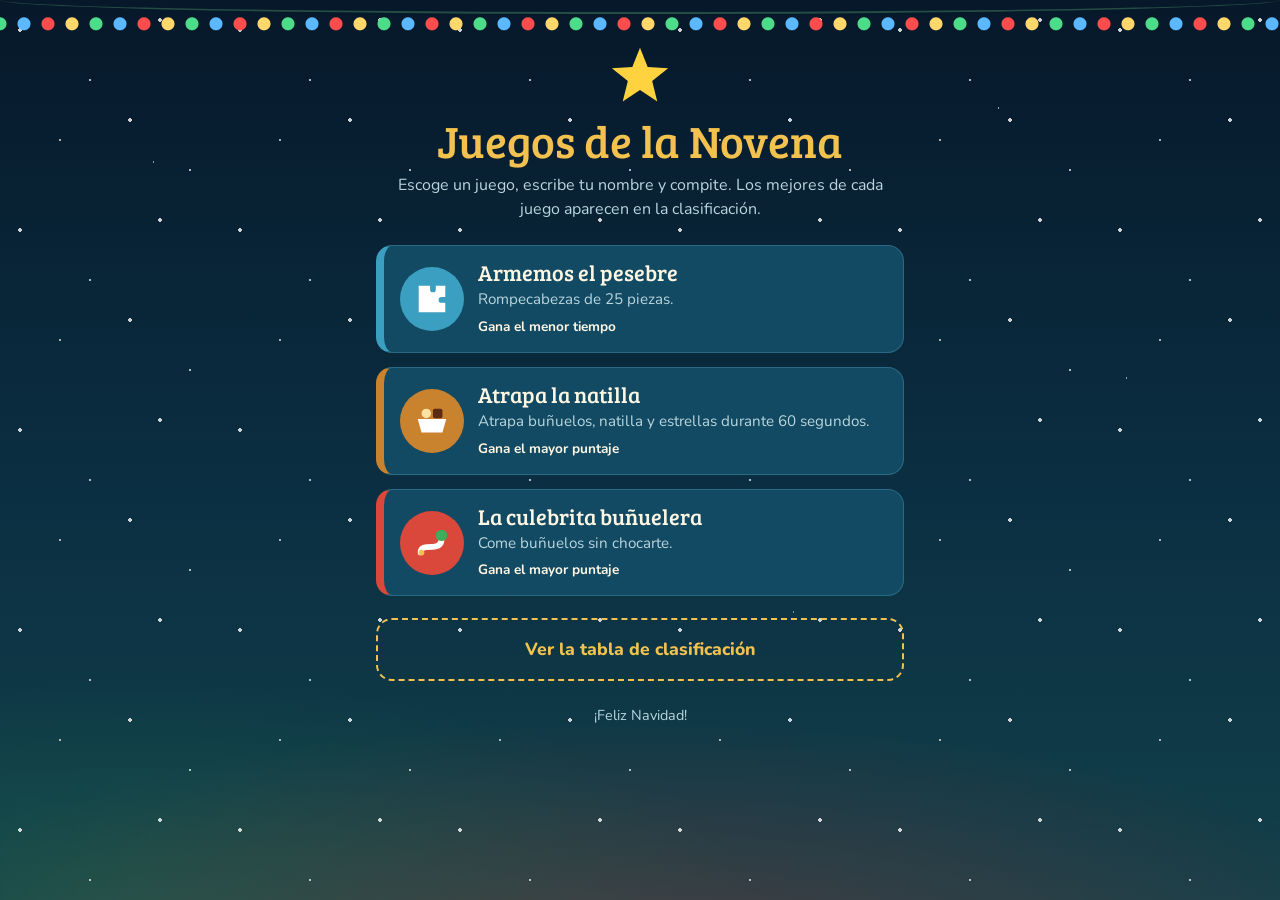
<file: index.html>
<!DOCTYPE html>
<html lang="es">
<head>
<meta charset="utf-8">
<meta name="viewport" content="width=device-width, initial-scale=1, viewport-fit=cover">
<title>Juegos de la Novena</title>
<link rel="icon" href="data:image/svg+xml,<svg xmlns='http://www.w3.org/2000/svg' viewBox='0 0 100 100'><text y='.9em' font-size='90'>⭐</text></svg>">
<link rel="preconnect" href="https://fonts.googleapis.com">
<link rel="preconnect" href="https://fonts.gstatic.com" crossorigin>
<link href="https://fonts.googleapis.com/css2?family=Bree+Serif&family=Nunito:wght@400;700;800&display=swap" rel="stylesheet">
<link rel="stylesheet" href="estilo.css">
<style>
.estrella{display:block;margin:0 auto;width:64px;height:64px}
.juegos{display:grid;gap:14px}
.juego{display:grid;grid-template-columns:64px 1fr;gap:14px;align-items:center;text-decoration:none;background:var(--panel);border:1px solid var(--linea);border-left:8px solid var(--c);border-radius:16px;padding:14px 16px}
.juego:active{transform:translateY(1px)}
.icono{width:64px;height:64px;border-radius:50%;background:var(--c);display:grid;place-items:center}
.icono svg{width:38px;height:38px}
.juego h2{font-family:"Bree Serif",Georgia,serif;font-weight:400;font-size:1.35rem;margin:0;line-height:1.2}
.juego p{margin:2px 0 0;color:var(--suave);font-size:.95rem}
.gana{display:inline-block;margin-top:6px;font-size:.85rem;font-weight:700;color:var(--texto)}
.tabla{display:block;text-align:center;margin:22px 0 0;padding:16px;border-radius:16px;border:2px dashed var(--oro);text-decoration:none;font-weight:800;font-size:1.1rem;color:var(--oro)}
.pie{text-align:center;color:var(--suave);font-size:.9rem;margin-top:24px}
</style>
<link rel="stylesheet" href="fondo.css">
</head>
<body>
<div class="luces" aria-hidden="true"></div>
<main>
  <svg class="estrella" viewBox="0 0 100 100" aria-hidden="true"><path d="M50 6l12 30 32 2-25 20 8 32-27-18-27 18 8-32L6 38l32-2z" fill="#ffd23f"/></svg>
  <h1>Juegos de la Novena</h1>
  <p class="sub">Escoge un juego, escribe tu nombre y compite. Los mejores de cada juego aparecen en la clasificación.</p>

  <div class="juegos">
    <a class="juego" href="rompecabezas.html" style="--c:var(--c-rompe)">
      <span class="icono"><svg viewBox="0 0 40 40" aria-hidden="true"><path d="M6 6h12v4a3 3 0 1 0 6 0V6h10v12h-4a3 3 0 1 0 0 6h4v10H6z" fill="#fff"/></svg></span>
      <span><h2>Armemos el pesebre</h2><p>Rompecabezas de 25 piezas.</p><span class="gana">Gana el menor tiempo</span></span>
    </a>
    <a class="juego" href="natilla.html" style="--c:var(--c-natilla)">
      <span class="icono"><svg viewBox="0 0 40 40" aria-hidden="true"><path d="M5 18h30l-4 14H9z" fill="#fff"/><circle cx="14" cy="12" r="5" fill="#ffe3a3"/><rect x="21" y="7" width="10" height="10" rx="2" fill="#5c2c10"/></svg></span>
      <span><h2>Atrapa la natilla</h2><p>Atrapa buñuelos, natilla y estrellas durante 60 segundos.</p><span class="gana">Gana el mayor puntaje</span></span>
    </a>
    <a class="juego" href="culebrita.html" style="--c:var(--c-culebra)">
      <span class="icono"><svg viewBox="0 0 40 40" aria-hidden="true"><path d="M8 30c0-6 6-6 12-6s10-2 10-8" fill="none" stroke="#fff" stroke-width="6" stroke-linecap="round"/><circle cx="30" cy="12" r="6" fill="#3fae5c"/><circle cx="9" cy="30" r="3" fill="#f2c14e"/></svg></span>
      <span><h2>La culebrita buñuelera</h2><p>Come buñuelos sin chocarte.</p><span class="gana">Gana el mayor puntaje</span></span>
    </a>
  </div>

  <a class="tabla" href="clasificacion.html">Ver la tabla de clasificación</a>
  <p class="pie">¡Feliz Navidad!</p>
</main>
</body>
</html>
</file>
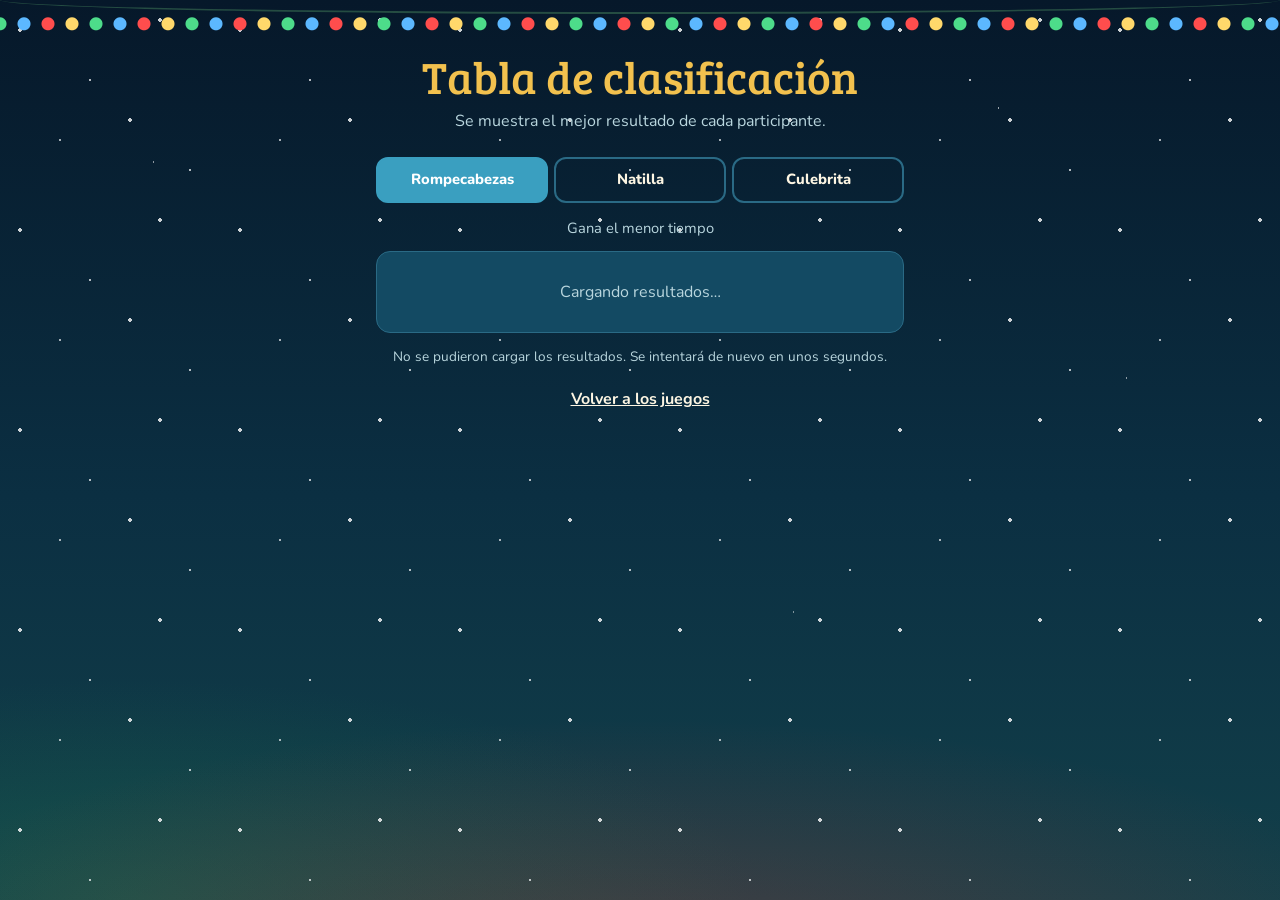
<file: clasificacion.html>
<!DOCTYPE html>
<html lang="es">
<head>
<meta charset="utf-8">
<meta name="viewport" content="width=device-width, initial-scale=1, viewport-fit=cover">
<title>Clasificación · Juegos de la Novena</title>
<link rel="icon" href="data:image/svg+xml,<svg xmlns='http://www.w3.org/2000/svg' viewBox='0 0 100 100'><text y='.9em' font-size='90'>🏆</text></svg>">
<link rel="preconnect" href="https://fonts.googleapis.com">
<link rel="preconnect" href="https://fonts.gstatic.com" crossorigin>
<link href="https://fonts.googleapis.com/css2?family=Bree+Serif&family=Nunito:wght@400;700;800&display=swap" rel="stylesheet">
<link rel="stylesheet" href="estilo.css">
<style>
.pestanas{display:grid;grid-template-columns:repeat(3,1fr);gap:6px;margin-bottom:14px}
.pestana{font:inherit;font-weight:800;font-size:.92rem;line-height:1.2;padding:12px 6px;border-radius:12px;border:2px solid var(--linea);background:transparent;color:var(--texto);cursor:pointer}
.pestana[aria-selected="true"]{background:var(--c);border-color:var(--c);color:#fff}
.criterio{text-align:center;color:var(--suave);font-size:.92rem;margin:0 0 12px}
.podio{display:grid;grid-template-columns:1fr 1.15fr 1fr;gap:8px;align-items:end;margin-bottom:14px}
.puesto{text-align:center;background:var(--panel);border:1px solid var(--linea);border-radius:14px;padding:12px 6px;border-top:6px solid var(--m)}
.puesto.p1{padding-top:18px}
.medalla{width:40px;height:40px;border-radius:50%;background:var(--m);display:grid;place-items:center;margin:0 auto 6px;font-family:"Bree Serif",Georgia,serif;font-size:1.3rem;color:#2b1a02}
.puesto .nom{font-weight:800;line-height:1.2;word-break:break-word}
.puesto .val{font-family:"Bree Serif",Georgia,serif;font-size:1.35rem;color:var(--oro);font-variant-numeric:tabular-nums}
.puesto.vacio{opacity:.45}
.lista{list-style:none;margin:0;padding:0;background:var(--panel);border:1px solid var(--linea);border-radius:14px;overflow:hidden}
.lista li{display:grid;grid-template-columns:36px 1fr auto;gap:10px;align-items:center;padding:10px 14px;border-top:1px solid var(--linea)}
.lista li:first-child{border-top:none}
.lista .pos{font-weight:800;color:var(--suave);text-align:center}
.lista .nom{font-weight:700;word-break:break-word}
.lista .det{display:block;font-size:.8rem;color:var(--suave);font-weight:400}
.lista .val{font-family:"Bree Serif",Georgia,serif;font-size:1.15rem;font-variant-numeric:tabular-nums}
.aviso{text-align:center;padding:28px 16px;background:var(--panel);border:1px solid var(--linea);border-radius:14px;color:var(--suave)}
.estado{text-align:center;color:var(--suave);font-size:.85rem;margin:14px 0 0}
.volver{display:block;text-align:center;margin-top:20px;font-weight:700}
</style>
<link rel="stylesheet" href="fondo.css">
</head>
<body>
<div class="luces" aria-hidden="true"></div>
<main>
  <h1>Tabla de clasificación</h1>
  <p class="sub">Se muestra el mejor resultado de cada participante.</p>

  <div class="pestanas" role="tablist" aria-label="Juegos">
    <button class="pestana" role="tab" data-j="rompecabezas" style="--c:var(--c-rompe)">Rompecabezas</button>
    <button class="pestana" role="tab" data-j="natilla" style="--c:var(--c-natilla)">Natilla</button>
    <button class="pestana" role="tab" data-j="culebrita" style="--c:var(--c-culebra)">Culebrita</button>
  </div>
  <p class="criterio" id="criterio"></p>
  <div id="contenido" aria-live="polite"></div>
  <p class="estado" id="estado"></p>
  <a class="volver" href="index.html">Volver a los juegos</a>
</main>

<script src="config.js"></script>
<script src="marcador.js"></script>
<script>
const $=id=>document.getElementById(id);
const INFO={
  rompecabezas:{criterio:'Gana el menor tiempo',fmt:v=>NovenaMarcador.formatoTiempo(v)},
  natilla:{criterio:'Gana el mayor puntaje',fmt:v=>v+' pts'},
  culebrita:{criterio:'Gana el mayor puntaje',fmt:v=>v+' pts'}
};
const MEDALLAS=['#f2c14e','#c9d3da','#d38b4f'];
let actual=(location.hash||'').slice(1); if(!INFO[actual])actual='rompecabezas';
let datos=null, ultima=null;

function el(tag,cls,txt){const e=document.createElement(tag);if(cls)e.className=cls;if(txt!=null)e.textContent=txt;return e;}

function pintar(){
  document.querySelectorAll('.pestana').forEach(b=>b.setAttribute('aria-selected',b.dataset.j===actual?'true':'false'));
  $('criterio').textContent=INFO[actual].criterio;
  const c=$('contenido');c.replaceChildren();
  if(!NovenaMarcador.listo()){c.append(el('div','aviso','La tabla todavía no está conectada. Pega la dirección del script de Google en el archivo config.js.'));return;}
  if(!datos){c.append(el('div','aviso','Cargando resultados…'));return;}
  const lista=datos.juegos[actual]||[];
  if(!lista.length){c.append(el('div','aviso','Aún no hay resultados en este juego. ¡Juega y sé el primero!'));return;}
  const podio=el('div','podio');
  [1,0,2].forEach(i=>{
    const r=lista[i],p=el('div','puesto p'+(i+1)+(r?'':' vacio'));p.style.setProperty('--m',MEDALLAS[i]);
    p.append(el('div','medalla',String(i+1)),el('div','nom',r?r.nombre:'—'),el('div','val',r?INFO[actual].fmt(r.valor):''));
    podio.append(p);
  });
  c.append(podio);
  if(lista.length>3){
    const ul=el('ol','lista');
    lista.slice(3).forEach((r,i)=>{
      const li=el('li');const n=el('span','nom',r.nombre);if(r.detalle)n.append(el('span','det',r.detalle));
      li.append(el('span','pos',String(i+4)),n,el('span','val',INFO[actual].fmt(r.valor)));ul.append(li);
    });
    c.append(ul);
  }
}

async function cargar(){
  if(!NovenaMarcador.listo()){pintar();return;}
  try{datos=await NovenaMarcador.leer();ultima=new Date();$('estado').textContent='Actualizado a las '+ultima.toLocaleTimeString('es-CO',{hour:'2-digit',minute:'2-digit',second:'2-digit'})+'. Se actualiza solo cada 20 segundos.';}
  catch(e){$('estado').textContent='No se pudieron cargar los resultados. Se intentará de nuevo en unos segundos.';}
  pintar();
}
document.querySelectorAll('.pestana').forEach(b=>b.addEventListener('click',()=>{actual=b.dataset.j;history.replaceState(null,'','#'+actual);pintar();}));
addEventListener('hashchange',()=>{const h=location.hash.slice(1);if(INFO[h]){actual=h;pintar();}});
pintar();cargar();setInterval(cargar,20000);
</script>
</body>
</html>
</file>
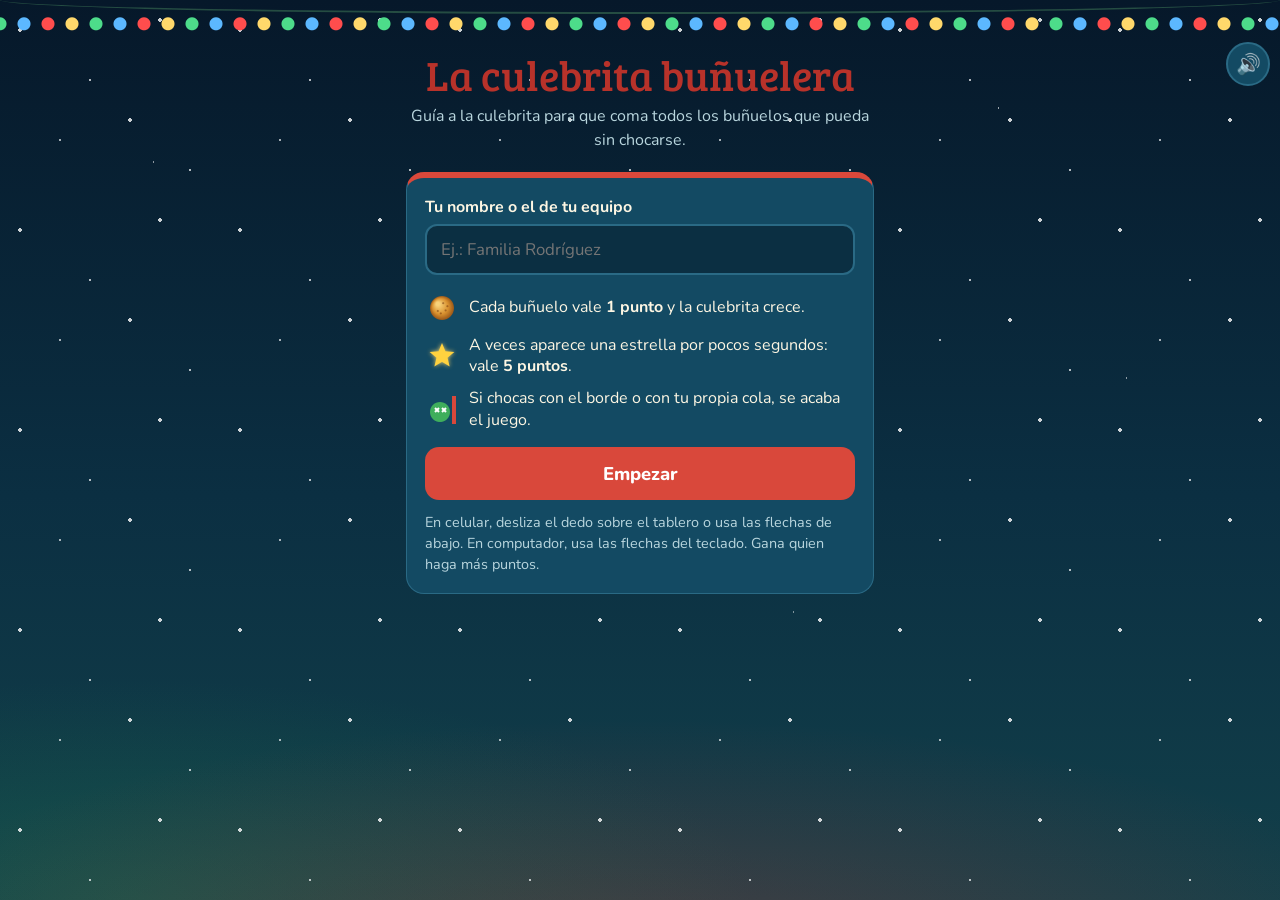
<file: culebrita.html>
<!DOCTYPE html>
<html lang="es">
<head>
<meta charset="utf-8">
<meta name="viewport" content="width=device-width, initial-scale=1, viewport-fit=cover">
<title>La culebrita buñuelera · Novena</title>
<link rel="preconnect" href="https://fonts.googleapis.com">
<link rel="preconnect" href="https://fonts.gstatic.com" crossorigin>
<link href="https://fonts.googleapis.com/css2?family=Bree+Serif&family=Nunito:wght@400;700;800&display=swap" rel="stylesheet">
<style>
:root{
  --rojo:#d9483b; --oro:#f2c14e;
  --fondo:#0e3324; --texto:#fbf3e4; --suave:#b7d3c2; --panel:#164a34; --linea:#2c6b4c; --titulo:#f2c14e;
  color-scheme: dark;
  box-sizing:border-box; padding-top:env(safe-area-inset-top,0px); padding-bottom:env(safe-area-inset-bottom,0px);
}
@media (prefers-color-scheme: light){
  :root:not([data-theme="dark"]){ --fondo:#f3efe2; --texto:#173a2a; --suave:#4b6b5a; --panel:#ffffff; --linea:#cfdccc; --titulo:#b8322a; color-scheme:light; }
}
:root[data-theme="light"]{ --fondo:#f3efe2; --texto:#173a2a; --suave:#4b6b5a; --panel:#ffffff; --linea:#cfdccc; --titulo:#b8322a; color-scheme:light; }
:root[data-theme="dark"]{ --fondo:#0e3324; --texto:#fbf3e4; --suave:#b7d3c2; --panel:#164a34; --linea:#2c6b4c; --titulo:#f2c14e; color-scheme:dark; }
*,*::before,*::after{box-sizing:border-box}
html,body{margin:0}
body{background:var(--fondo);color:var(--texto);font-family:"Nunito",system-ui,-apple-system,"Segoe UI",sans-serif;min-height:100vh;
  background-image:repeating-linear-gradient(135deg,transparent 0 22px,rgba(217,72,59,.07) 22px 30px)}
main{max-width:500px;margin:0 auto;padding:20px 16px 40px}
h1{font-family:"Bree Serif",Georgia,serif;font-weight:400;font-size:clamp(1.9rem,7vw,2.6rem);line-height:1.1;margin:8px 0 6px;color:var(--titulo);text-align:center}
.sub{text-align:center;color:var(--suave);margin:0 0 20px;line-height:1.5}
.panel{background:var(--panel);border:1px solid var(--linea);border-radius:18px;padding:18px;border-top:6px solid var(--rojo)}
label{display:block;font-weight:700;margin:0 0 6px}
input[type=text]{width:100%;font:inherit;font-size:1.05rem;padding:12px 14px;border-radius:12px;border:2px solid var(--linea);background:var(--fondo);color:var(--texto)}
input[type=text]:focus-visible,.btn:focus-visible,.dir:focus-visible{outline:3px solid var(--oro);outline-offset:2px}
.reglas{margin:16px 0;padding:0;list-style:none;display:grid;gap:10px}
.reglas li{display:flex;gap:10px;align-items:center;line-height:1.35}
.reglas canvas{width:34px;height:34px;flex:none}
.btn{font:inherit;font-weight:800;font-size:1.15rem;width:100%;padding:14px;border:none;border-radius:14px;background:var(--rojo);color:#fff;cursor:pointer}
.btn:active{transform:translateY(1px)}
.nota{font-size:.9rem;color:var(--suave);margin:12px 0 0;line-height:1.45}
.marcador{display:flex;justify-content:space-between;align-items:center;margin:0 2px 8px}
.puntos{font-family:"Bree Serif",Georgia,serif;font-size:2.1rem;color:var(--titulo);font-variant-numeric:tabular-nums;line-height:1}
.puntos small{font-family:"Nunito",sans-serif;font-size:.9rem;color:var(--suave);margin-left:6px}
.reloj{font-family:"Bree Serif",Georgia,serif;font-size:1.4rem;font-variant-numeric:tabular-nums}
#lienzo{display:block;width:100%;max-width:min(100%,calc(100vh - 290px));min-width:260px;aspect-ratio:1;margin:0 auto;border-radius:14px;touch-action:none;border:4px solid var(--rojo)}
.cruceta{display:grid;grid-template-columns:repeat(3,64px);grid-template-rows:repeat(2,52px);gap:6px;justify-content:center;margin:12px auto 0}
.dir{font:inherit;font-size:1.4rem;border:2px solid var(--linea);background:var(--panel);color:var(--texto);border-radius:14px;cursor:pointer;touch-action:manipulation}
.dir:active{background:var(--rojo);color:#fff}
.d-arriba{grid-column:2;grid-row:1}.d-izq{grid-column:1;grid-row:2}.d-abajo{grid-column:2;grid-row:2}.d-der{grid-column:3;grid-row:2}
.ayuda{text-align:center;color:var(--suave);font-size:.9rem;margin:10px 0 0}
#fin{text-align:center}
.fin-titulo{font-family:"Bree Serif",Georgia,serif;font-size:clamp(1.8rem,7vw,2.4rem);color:var(--titulo);margin:0}
.fin-nombre{font-size:1.25rem;font-weight:800;margin:6px 0 2px}
.fin-puntos{font-family:"Bree Serif",Georgia,serif;font-size:3.6rem;color:var(--titulo);margin:4px 0 0;font-variant-numeric:tabular-nums;line-height:1}
.fin-label{color:var(--suave);margin:0 0 12px}
.resumen{display:grid;grid-template-columns:repeat(3,1fr);gap:6px;margin:0 0 16px}
.resumen div{border:1px solid var(--linea);border-radius:12px;padding:8px 4px;font-size:.85rem;color:var(--suave)}
.resumen strong{display:block;font-size:1.2rem;color:var(--texto)}
.sello{display:inline-block;border:2px dashed var(--rojo);border-radius:12px;padding:8px 14px;font-size:.95rem;margin-bottom:14px}
.oculto{display:none!important}

.envio{font-size:.95rem;font-weight:700;margin:0 0 14px;color:var(--suave)}
.envio[data-estado="ok"]{color:#7fd69b}
.envio[data-estado="error"]{color:#ff9a7f}
.enlaces{display:flex;gap:10px;justify-content:center;flex-wrap:wrap;margin-top:14px}
.enlaces a{color:inherit;font-weight:700;text-decoration:underline;text-underline-offset:3px}
</style>
<link rel="stylesheet" href="fondo.css">
</head>
<body>
<div class="luces" aria-hidden="true"></div>
<main>
  <h1>La culebrita buñuelera</h1>
  <p class="sub">Guía a la culebrita para que coma todos los buñuelos que pueda sin chocarse.</p>

  <section id="inicio" class="panel">
    <label for="nombre">Tu nombre o el de tu equipo</label>
    <input id="nombre" type="text" maxlength="40" placeholder="Ej.: Familia Rodríguez" autocomplete="off">
    <ul class="reglas">
      <li><canvas data-t="bunuelo" width="68" height="68"></canvas><span>Cada buñuelo vale <b>1 punto</b> y la culebrita crece.</span></li>
      <li><canvas data-t="estrella" width="68" height="68"></canvas><span>A veces aparece una estrella por pocos segundos: vale <b>5 puntos</b>.</span></li>
      <li><canvas data-t="choque" width="68" height="68"></canvas><span>Si chocas con el borde o con tu propia cola, se acaba el juego.</span></li>
    </ul>
    <button id="empezar" class="btn">Empezar</button>
    <p class="nota">En celular, desliza el dedo sobre el tablero o usa las flechas de abajo. En computador, usa las flechas del teclado. Gana quien haga más puntos.</p>
  </section>

  <section id="juego" class="oculto">
    <div class="marcador">
      <div class="puntos" id="puntos">0<small>puntos</small></div>
      <div class="reloj" id="reloj">00:00</div>
    </div>
    <canvas id="lienzo" aria-label="Tablero de la culebrita"></canvas>
    <div class="cruceta">
      <button class="dir d-arriba" data-d="0,-1" aria-label="Arriba">▲</button>
      <button class="dir d-izq" data-d="-1,0" aria-label="Izquierda">◀</button>
      <button class="dir d-abajo" data-d="0,1" aria-label="Abajo">▼</button>
      <button class="dir d-der" data-d="1,0" aria-label="Derecha">▶</button>
    </div>
  </section>

  <section id="fin" class="panel oculto">
    <p class="fin-titulo">¡Se llenó la culebrita!</p>
    <p class="fin-nombre" id="finNombre"></p>
    <p class="fin-puntos" id="finPuntos">0</p>
    <p class="fin-label">puntos</p>
    <div class="resumen" id="resumen"></div>
    <p class="nota" id="finHora" style="margin:0 0 6px"></p>
    <p class="nota" style="margin:0 0 16px">¡Feliz Navidad! Que los buñuelos nunca falten en tu mesa.</p>
    <p class="envio" id="envio" aria-live="polite"></p>
    <button id="otra" class="btn">Jugar otra vez</button>
    <div class="enlaces"><a href="clasificacion.html">Ver la clasificación</a><a href="index.html">Volver a los juegos</a></div>
  </section>
</main>

<script src="config.js"></script>
<script src="marcador.js"></script>
<script>
const $=id=>document.getElementById(id);
const G=17, PX=24, S=G*PX;
const LUCES=['#ff5a4e','#f2c14e','#5ec2ff','#ffffff','#b36bff'];

function rr(c,x,y,w,h,r){c.beginPath();c.moveTo(x+r,y);c.arcTo(x+w,y,x+w,y+h,r);c.arcTo(x+w,y+h,x,y+h,r);c.arcTo(x,y+h,x,y,r);c.arcTo(x,y,x+w,y,r);c.closePath();}
function dibBunuelo(c,x,y,r){
  const g=c.createRadialGradient(x-r*.35,y-r*.35,r*.15,x,y,r);
  g.addColorStop(0,'#f8d27a');g.addColorStop(.6,'#d9912f');g.addColorStop(1,'#9a5718');
  c.fillStyle=g;c.beginPath();c.arc(x,y,r,0,Math.PI*2);c.fill();
  c.fillStyle='rgba(120,60,15,.55)';
  [[.3,.2],[-.35,.25],[.1,-.4],[-.1,.45],[.45,-.15]].forEach(([a,b])=>{c.beginPath();c.arc(x+a*r,y+b*r,r*.09,0,Math.PI*2);c.fill();});
}
function dibEstrella(c,x,y,r,brillo=1){
  c.save();c.shadowColor='rgba(255,216,107,.9)';c.shadowBlur=10*brillo;c.fillStyle='#ffd23f';c.beginPath();
  for(let i=0;i<10;i++){const a=-Math.PI/2+i*Math.PI/5,rad=i%2?r*.45:r;c.lineTo(x+Math.cos(a)*rad,y+Math.sin(a)*rad);}
  c.closePath();c.fill();c.restore();
}
function dibCabeza(c,x,y,r,dx,dy){
  c.fillStyle='#3fae5c';c.beginPath();c.arc(x,y,r,0,Math.PI*2);c.fill();
  // gorrito navideño
  const px=-dy, py=dx;
  const ex=x-dx*r*.1, ey=y-dy*r*.1;
  c.fillStyle='#fff';[1,-1].forEach(s=>{c.beginPath();c.arc(ex+dx*r*.35+px*s*r*.42,ey+dy*r*.35+py*s*r*.42,r*.26,0,Math.PI*2);c.fill();});
  c.fillStyle='#14281d';[1,-1].forEach(s=>{c.beginPath();c.arc(ex+dx*r*.45+px*s*r*.42,ey+dy*r*.45+py*s*r*.42,r*.13,0,Math.PI*2);c.fill();});
  c.fillStyle='#d9483b';c.beginPath();c.moveTo(x-dx*r*.6+px*r*.8,y-dy*r*.6+py*r*.8);c.lineTo(x-dx*r*.6-px*r*.8,y-dy*r*.6-py*r*.8);c.lineTo(x-dx*r*1.5+px*r*.2,y-dy*r*1.5+py*r*.2);c.closePath();c.fill();
  c.fillStyle='#fff';c.beginPath();c.arc(x-dx*r*1.5+px*r*.2,y-dy*r*1.5+py*r*.2,r*.2,0,Math.PI*2);c.fill();
}
document.querySelectorAll('.reglas canvas').forEach(cv=>{
  const c=cv.getContext('2d');const t=cv.dataset.t;
  if(t==='bunuelo')dibBunuelo(c,34,34,24);
  else if(t==='estrella')dibEstrella(c,34,34,26);
  else{c.fillStyle='#3fae5c';c.beginPath();c.arc(30,38,20,0,Math.PI*2);c.fill();c.fillStyle='#d9483b';c.fillRect(54,6,8,56);
    c.strokeStyle='#fff';c.lineWidth=4;c.beginPath();c.moveTo(20,30);c.lineTo(28,38);c.moveTo(28,30);c.lineTo(20,38);c.moveTo(34,30);c.lineTo(42,38);c.moveTo(42,30);c.lineTo(34,38);c.stroke();}
});

function rng(seed){return()=>{seed|=0;seed=seed+0x6D2B79F5|0;let t=Math.imul(seed^seed>>>15,1|seed);t=t+Math.imul(t^t>>>7,61|t)^t;return((t^t>>>14)>>>0)/4294967296;};}
const cv=$('lienzo'),ctx=cv.getContext('2d');
let e=null,raf=0,nombre='';

function ajustar(){const d=Math.min(devicePixelRatio||1,2);cv.width=S*d;cv.height=S*d;ctx.setTransform(d,0,0,d,0,0);}
const libre=(x,y)=>!e.cuerpo.some(p=>p.x===x&&p.y===y)&&!(e.comida&&e.comida.x===x&&e.comida.y===y)&&!(e.estrella&&e.estrella.x===x&&e.estrella.y===y);
function lugar(){for(let i=0;i<500;i++){const x=Math.floor(e.r()*G),y=Math.floor(e.r()*G);if(libre(x,y))return{x,y};}return null;}

function empezar(){
  nombre=$('nombre').value.trim()||'Jugador sin nombre';
  try{localStorage.setItem('culebrita-nombre',$('nombre').value);}catch(_){}
  $('inicio').classList.add('oculto');$('fin').classList.add('oculto');$('juego').classList.remove('oculto');
  ajustar();
  e={cuerpo:[{x:6,y:8},{x:5,y:8},{x:4,y:8}],dir:{x:1,y:0},cola:[],r:rng(2412),pts:0,bun:0,est:0,crecer:0,
     paso:240,acum:0,ult:performance.now(),t0:performance.now()+3000,comida:null,estrella:null,sigEstrella:6,vivo:true,choque:0};
  e.comida=lugar();
  $('puntos').innerHTML='0<small>puntos</small>';$('reloj').textContent='00:00';
  cancelAnimationFrame(raf);raf=requestAnimationFrame(bucle);
  window.scrollTo(0,cv.getBoundingClientRect().top+scrollY-70);
}

function girar(dx,dy){
  if(!e||!e.vivo)return;
  const ult=e.cola.length?e.cola[e.cola.length-1]:e.dir;
  if((dx===-ult.x&&dy===-ult.y)||(dx===ult.x&&dy===ult.y))return;
  if(e.cola.length<2)e.cola.push({x:dx,y:dy});
}

function avanzar(){
  if(e.cola.length)e.dir=e.cola.shift();
  const c=e.cuerpo[0],n={x:c.x+e.dir.x,y:c.y+e.dir.y};
  const comeCola=e.crecer===0;
  const choca=n.x<0||n.y<0||n.x>=G||n.y>=G||e.cuerpo.some((p,i)=>!(comeCola&&i===e.cuerpo.length-1)&&p.x===n.x&&p.y===n.y);
  if(choca){e.vivo=false;e.choque=performance.now();return;}
  e.cuerpo.unshift(n);
  if(e.crecer>0)e.crecer--;else e.cuerpo.pop();
  if(e.comida&&n.x===e.comida.x&&n.y===e.comida.y){
    e.pts++;e.bun++;e.crecer+=1;e.paso=Math.max(120,e.paso-3);
    if(navigator.vibrate)try{navigator.vibrate(20);}catch(_){}
    if(e.bun>=e.sigEstrella&&!e.estrella){const l=lugar();if(l)e.estrella={...l,hasta:performance.now()+6000};e.sigEstrella+=7;}
    e.comida=lugar();marcar();
  }
  if(e.estrella&&n.x===e.estrella.x&&n.y===e.estrella.y){e.pts+=5;e.est++;e.crecer+=2;e.estrella=null;marcar();}
}
function marcar(){$('puntos').innerHTML=e.pts+'<small>puntos</small>';}
const fmt=ms=>{const s=Math.floor(ms/1000);return String(Math.floor(s/60)).padStart(2,'0')+':'+String(s%60).padStart(2,'0');};

function bucle(ahora){
  const dt=Math.min(100,ahora-e.ult);e.ult=ahora;
  if(e.vivo&&ahora>=e.t0){
    e.acum+=dt;while(e.acum>=e.paso&&e.vivo){e.acum-=e.paso;avanzar();}
    if(e.estrella&&ahora>e.estrella.hasta)e.estrella=null;
    $('reloj').textContent=fmt(ahora-e.t0);
  }
  dibujar(ahora);
  if(!e.vivo&&ahora-e.choque>900){terminar(ahora);return;}
  raf=requestAnimationFrame(bucle);
}

function dibujar(ahora){
  for(let y=0;y<G;y++)for(let x=0;x<G;x++){ctx.fillStyle=(x+y)%2?'#185a3c':'#1c6544';ctx.fillRect(x*PX,y*PX,PX,PX);}
  if(e.comida){const b=1+Math.sin(ahora/220)*.06;dibBunuelo(ctx,e.comida.x*PX+PX/2,e.comida.y*PX+PX/2,PX*.42*b);}
  if(e.estrella){const quedan=e.estrella.hasta-ahora;if(quedan>1500||Math.floor(ahora/150)%2)dibEstrella(ctx,e.estrella.x*PX+PX/2,e.estrella.y*PX+PX/2,PX*.5,1.4);}
  const temblor=!e.vivo&&ahora-e.choque<300?(Math.random()-.5)*6:0;
  ctx.save();ctx.translate(temblor,0);
  for(let i=e.cuerpo.length-1;i>0;i--){
    const p=e.cuerpo[i],cx=p.x*PX+PX/2,cy=p.y*PX+PX/2;
    const q=e.cuerpo[i-1];
    ctx.strokeStyle='#2f8a49';ctx.lineWidth=PX*.62;ctx.lineCap='round';
    ctx.beginPath();ctx.moveTo(cx,cy);ctx.lineTo(q.x*PX+PX/2,q.y*PX+PX/2);ctx.stroke();
  }
  for(let i=e.cuerpo.length-1;i>0;i--){
    const p=e.cuerpo[i],cx=p.x*PX+PX/2,cy=p.y*PX+PX/2;
    const on=Math.floor(ahora/400+i)%3!==0;
    ctx.fillStyle=LUCES[i%LUCES.length];ctx.globalAlpha=on?1:.45;
    ctx.beginPath();ctx.arc(cx,cy,PX*.16,0,Math.PI*2);ctx.fill();
  }
  ctx.globalAlpha=1;
  const h=e.cuerpo[0];dibCabeza(ctx,h.x*PX+PX/2,h.y*PX+PX/2,PX*.44,e.dir.x,e.dir.y);
  ctx.restore();
  if(!e.vivo){ctx.fillStyle='rgba(217,72,59,.25)';ctx.fillRect(0,0,S,S);}
  if(ahora<e.t0){
    const n=Math.ceil((e.t0-ahora)/1000);
    ctx.fillStyle='rgba(14,51,36,.55)';ctx.fillRect(0,0,S,S);
    ctx.fillStyle='#f2c14e';ctx.textAlign='center';ctx.textBaseline='middle';
    ctx.font='120px "Bree Serif", Georgia, serif';ctx.fillText(n,S/2,S/2-10);
    ctx.fillStyle='#fbf3e4';ctx.font='800 18px Nunito, system-ui, sans-serif';ctx.fillText('¡Prepárate!',S/2,S/2+70);
  }
}

function terminar(ahora){
  $('juego').classList.add('oculto');$('fin').classList.remove('oculto');
  $('finNombre').textContent=nombre;$('finPuntos').textContent=e.pts;
  $('resumen').innerHTML=[['Buñuelos',e.bun],['Estrellas',e.est],['Tiempo',fmt(e.choque-e.t0)]].map(([n,v])=>`<div><strong>${v}</strong>${n}</div>`).join('');
  NovenaMarcador.mostrar($('envio'), NovenaMarcador.enviar({juego:'culebrita', nombre, valor:e.pts, detalle:`${e.bun} buñuelos, ${e.est} estrellas, ${fmt(e.choque-e.t0)}`}));
  $('finHora').textContent='Terminó a las '+new Date().toLocaleTimeString('es-CO',{hour:'2-digit',minute:'2-digit',second:'2-digit'});
  scrollTo(0,0);
}

addEventListener('keydown',ev=>{
  const m={ArrowUp:[0,-1],ArrowDown:[0,1],ArrowLeft:[-1,0],ArrowRight:[1,0],w:[0,-1],s:[0,1],a:[-1,0],d:[1,0]}[ev.key];
  if(m&&e&&e.vivo){ev.preventDefault();girar(...m);}
});
let ini=null;
cv.addEventListener('pointerdown',ev=>{ini={x:ev.clientX,y:ev.clientY};cv.setPointerCapture(ev.pointerId);});
cv.addEventListener('pointermove',ev=>{
  if(!ini)return;const dx=ev.clientX-ini.x,dy=ev.clientY-ini.y;
  if(Math.max(Math.abs(dx),Math.abs(dy))>22){Math.abs(dx)>Math.abs(dy)?girar(Math.sign(dx),0):girar(0,Math.sign(dy));ini={x:ev.clientX,y:ev.clientY};}
});
cv.addEventListener('pointerup',()=>ini=null);cv.addEventListener('pointercancel',()=>ini=null);
document.querySelectorAll('.dir').forEach(b=>b.addEventListener('pointerdown',ev=>{ev.preventDefault();const [x,y]=b.dataset.d.split(',').map(Number);girar(x,y);}));

$('empezar').addEventListener('click',empezar);
$('otra').addEventListener('click',()=>{$('fin').classList.add('oculto');$('inicio').classList.remove('oculto');});
try{const g=localStorage.getItem('culebrita-nombre')||localStorage.getItem('natilla-nombre')||localStorage.getItem('pesebre-nombre');if(g)$('nombre').value=g;}catch(_){}
</script>
<script src="musica.js" data-tema="feliz" defer></script>
</body>
</html>
</file>
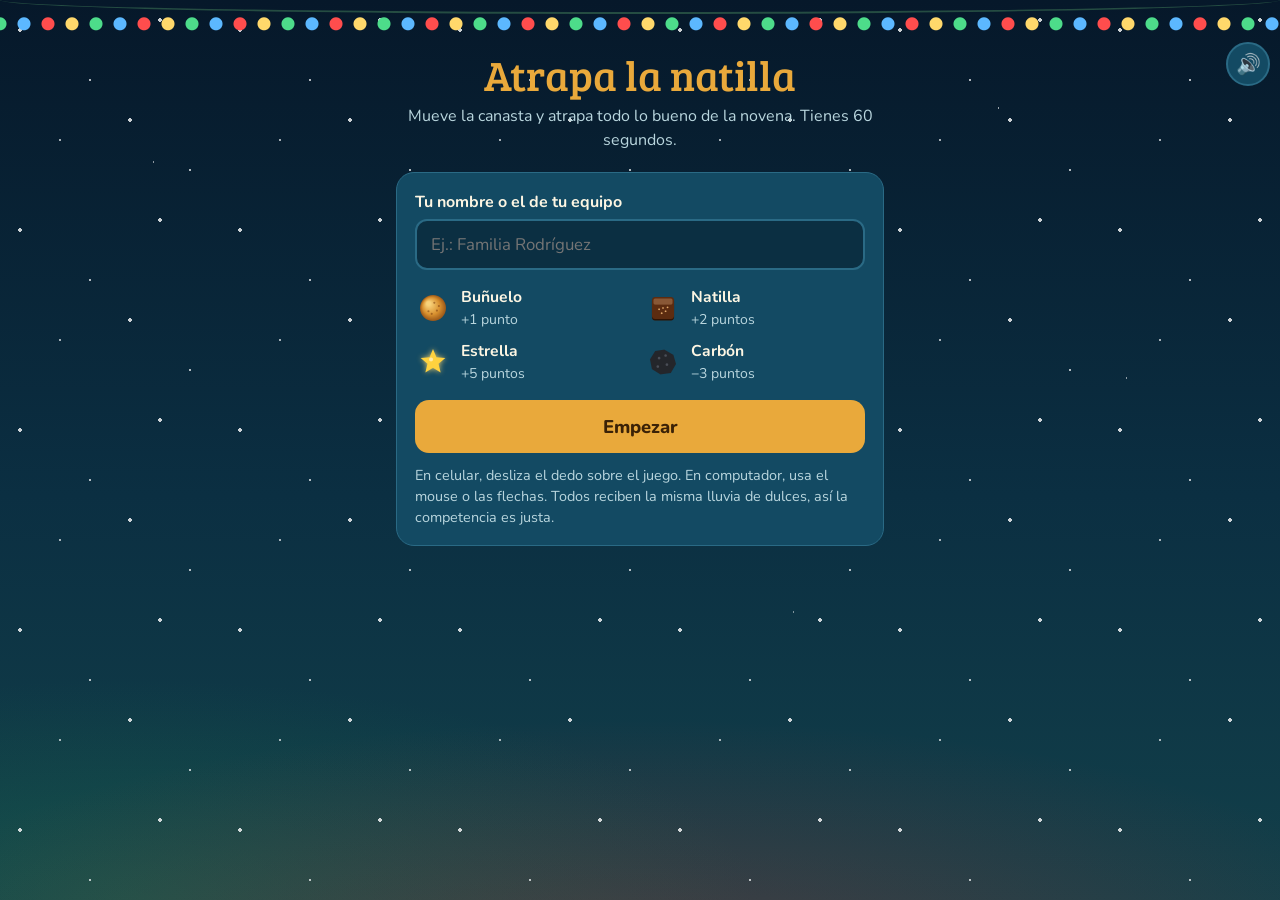
<file: natilla.html>
<!DOCTYPE html>
<html lang="es">
<head>
<meta charset="utf-8">
<meta name="viewport" content="width=device-width, initial-scale=1, viewport-fit=cover">
<title>Atrapa la natilla · Novena</title>
<link rel="preconnect" href="https://fonts.googleapis.com">
<link rel="preconnect" href="https://fonts.gstatic.com" crossorigin>
<link href="https://fonts.googleapis.com/css2?family=Bree+Serif&family=Nunito:wght@400;700;800&display=swap" rel="stylesheet">
<style>
:root{
  --paja:#e9a93b; --vela:#ffd86b;
  --fondo:#0b2f42; --texto:#fdf6e3; --suave:#b9d6de; --panel:#134a63; --linea:#2a6a85;
  color-scheme: dark;
  box-sizing:border-box; padding-top:env(safe-area-inset-top,0px); padding-bottom:env(safe-area-inset-bottom,0px);
}
@media (prefers-color-scheme: light){
  :root:not([data-theme="dark"]){ --fondo:#eaf4f6; --texto:#123444; --suave:#3d6577; --panel:#ffffff; --linea:#b8d3dc; color-scheme:light; }
}
:root[data-theme="light"]{ --fondo:#eaf4f6; --texto:#123444; --suave:#3d6577; --panel:#ffffff; --linea:#b8d3dc; color-scheme:light; }
:root[data-theme="dark"]{ --fondo:#0b2f42; --texto:#fdf6e3; --suave:#b9d6de; --panel:#134a63; --linea:#2a6a85; color-scheme:dark; }
*,*::before,*::after{box-sizing:border-box}
html,body{margin:0}
body{background:var(--fondo);color:var(--texto);font-family:"Nunito",system-ui,-apple-system,"Segoe UI",sans-serif;min-height:100vh}
main{max-width:520px;margin:0 auto;padding:20px 16px 40px}
h1{font-family:"Bree Serif",Georgia,serif;font-weight:400;font-size:clamp(1.9rem,7vw,2.6rem);line-height:1.1;margin:8px 0 6px;color:var(--paja);text-align:center}
.sub{text-align:center;color:var(--suave);margin:0 0 20px;line-height:1.5}
.panel{background:var(--panel);border:1px solid var(--linea);border-radius:18px;padding:18px}
label{display:block;font-weight:700;margin:0 0 6px}
input[type=text]{width:100%;font:inherit;font-size:1.05rem;padding:12px 14px;border-radius:12px;border:2px solid var(--linea);background:var(--fondo);color:var(--texto)}
input[type=text]:focus-visible,.btn:focus-visible{outline:3px solid var(--vela);outline-offset:2px}
.leyenda{display:grid;grid-template-columns:1fr 1fr;gap:10px;margin:16px 0}
.item{display:flex;align-items:center;gap:10px;font-size:.98rem}
.item canvas{width:36px;height:36px;flex:none}
.item b{display:block}
.item span{color:var(--suave);font-size:.88rem}
.btn{font:inherit;font-weight:800;font-size:1.15rem;width:100%;padding:14px;border:none;border-radius:14px;background:var(--paja);color:#3b2207;cursor:pointer}
.btn:active{transform:translateY(1px)}
.nota{font-size:.9rem;color:var(--suave);margin:12px 0 0;line-height:1.45}
.marcador{display:flex;justify-content:space-between;align-items:baseline;margin:0 2px 8px}
.puntos{font-family:"Bree Serif",Georgia,serif;font-size:2.1rem;color:var(--vela);font-variant-numeric:tabular-nums}
.tiempo{font-family:"Bree Serif",Georgia,serif;font-size:1.5rem;font-variant-numeric:tabular-nums}
.tiempo.poco{color:#ff8a6b}
#lienzo{display:block;width:100%;aspect-ratio:2/3;max-height:calc(100vh - 160px);margin:0 auto;border-radius:16px;touch-action:none;background:#0f3d55;cursor:none}
.ayuda{text-align:center;color:var(--suave);font-size:.92rem;margin:10px 0 0}
#fin{text-align:center}
.fin-titulo{font-family:"Bree Serif",Georgia,serif;font-size:clamp(1.8rem,7vw,2.4rem);color:var(--paja);margin:0}
.fin-nombre{font-size:1.25rem;font-weight:800;margin:6px 0 2px}
.fin-puntos{font-family:"Bree Serif",Georgia,serif;font-size:3.6rem;color:var(--vela);margin:4px 0 0;font-variant-numeric:tabular-nums;line-height:1}
.fin-label{color:var(--suave);margin:0 0 12px}
.resumen{display:grid;grid-template-columns:repeat(4,1fr);gap:6px;margin:0 0 16px}
.resumen div{border:1px solid var(--linea);border-radius:12px;padding:8px 4px;font-size:.85rem;color:var(--suave)}
.resumen strong{display:block;font-size:1.2rem;color:var(--texto)}
.sello{display:inline-block;border:2px dashed var(--paja);border-radius:12px;padding:8px 14px;font-size:.95rem;margin-bottom:14px}
.oculto{display:none!important}

.envio{font-size:.95rem;font-weight:700;margin:0 0 14px;color:var(--suave)}
.envio[data-estado="ok"]{color:#7fd69b}
.envio[data-estado="error"]{color:#ff9a7f}
.enlaces{display:flex;gap:10px;justify-content:center;flex-wrap:wrap;margin-top:14px}
.enlaces a{color:inherit;font-weight:700;text-decoration:underline;text-underline-offset:3px}
</style>
<link rel="stylesheet" href="fondo.css">
</head>
<body>
<div class="luces" aria-hidden="true"></div>
<main>
  <h1>Atrapa la natilla</h1>
  <p class="sub">Mueve la canasta y atrapa todo lo bueno de la novena. Tienes 60 segundos.</p>

  <section id="inicio" class="panel">
    <label for="nombre">Tu nombre o el de tu equipo</label>
    <input id="nombre" type="text" maxlength="40" placeholder="Ej.: Familia Rodríguez" autocomplete="off">
    <div class="leyenda">
      <div class="item"><canvas data-t="bunuelo" width="72" height="72"></canvas><div><b>Buñuelo</b><span>+1 punto</span></div></div>
      <div class="item"><canvas data-t="natilla" width="72" height="72"></canvas><div><b>Natilla</b><span>+2 puntos</span></div></div>
      <div class="item"><canvas data-t="estrella" width="72" height="72"></canvas><div><b>Estrella</b><span>+5 puntos</span></div></div>
      <div class="item"><canvas data-t="carbon" width="72" height="72"></canvas><div><b>Carbón</b><span>−3 puntos</span></div></div>
    </div>
    <button id="empezar" class="btn">Empezar</button>
    <p class="nota">En celular, desliza el dedo sobre el juego. En computador, usa el mouse o las flechas. Todos reciben la misma lluvia de dulces, así la competencia es justa.</p>
  </section>

  <section id="juego" class="oculto">
    <div class="marcador">
      <div class="puntos" id="puntos">0</div>
      <div class="tiempo" id="tiempo">60 s</div>
    </div>
    <canvas id="lienzo"></canvas>
    <p class="ayuda">Cuidado con el carbón: te quita puntos.</p>
  </section>

  <section id="fin" class="panel oculto">
    <p class="fin-titulo">¡Se acabó el tiempo!</p>
    <p class="fin-nombre" id="finNombre"></p>
    <p class="fin-puntos" id="finPuntos">0</p>
    <p class="fin-label">puntos</p>
    <div class="resumen" id="resumen"></div>
    <p class="nota" id="finHora" style="margin:0 0 6px"></p>
    <p class="nota" style="margin:0 0 16px">¡Feliz Navidad! Que no falten los buñuelos en tu casa.</p>
    <p class="envio" id="envio" aria-live="polite"></p>
    <button id="otra" class="btn">Jugar otra vez</button>
    <div class="enlaces"><a href="clasificacion.html">Ver la clasificación</a><a href="index.html">Volver a los juegos</a></div>
  </section>
</main>

<script src="config.js"></script>
<script src="marcador.js"></script>
<script>
const $ = id => document.getElementById(id);
const W = 360, H = 540, DUR = 60;
const TIPOS = {
  bunuelo:{pts:1, r:17}, natilla:{pts:2, r:17}, estrella:{pts:5, r:18}, carbon:{pts:-3, r:17}
};

// ---------- dibujos ----------
function dibBunuelo(c,x,y,r){
  const g=c.createRadialGradient(x-r*.35,y-r*.35,r*.15,x,y,r);
  g.addColorStop(0,'#f8d27a');g.addColorStop(.6,'#d9912f');g.addColorStop(1,'#9a5718');
  c.fillStyle=g;c.beginPath();c.arc(x,y,r,0,Math.PI*2);c.fill();
  c.fillStyle='rgba(120,60,15,.55)';
  [[.3,.2],[-.35,.25],[.1,-.4],[-.1,.45],[.45,-.15]].forEach(([a,b])=>{c.beginPath();c.arc(x+a*r,y+b*r,r*.08,0,Math.PI*2);c.fill();});
}
function dibNatilla(c,x,y,r){
  const s=r*1.7;
  c.fillStyle='#2e1405';rr(c,x-s/2,y-s/2+3,s,s,6);c.fill();
  c.fillStyle='#5c2c10';rr(c,x-s/2,y-s/2,s,s,6);c.fill();
  c.fillStyle='rgba(255,200,150,.28)';rr(c,x-s/2+3,y-s/2+3,s-6,s*.28,4);c.fill();
  c.fillStyle='#e0a86a';
  [[-.3,.1],[.2,.25],[.35,-.05],[-.1,.4],[0,0]].forEach(([a,b])=>{c.beginPath();c.arc(x+a*r,y+b*r,r*.07,0,Math.PI*2);c.fill();});
}
function dibEstrella(c,x,y,r){
  c.save();c.shadowColor='rgba(255,216,107,.9)';c.shadowBlur=12;
  c.fillStyle='#ffd23f';c.beginPath();
  for(let i=0;i<10;i++){const a=-Math.PI/2+i*Math.PI/5,rad=i%2?r*.45:r;c.lineTo(x+Math.cos(a)*rad,y+Math.sin(a)*rad);}
  c.closePath();c.fill();c.restore();
  c.fillStyle='rgba(255,255,255,.55)';c.beginPath();c.arc(x-r*.15,y-r*.2,r*.15,0,Math.PI*2);c.fill();
}
function dibCarbon(c,x,y,r){
  c.fillStyle='#24262b';c.beginPath();
  const pts=[[-1,-.2],[-.6,-.85],[.1,-.95],[.8,-.55],[1,.15],[.6,.85],[-.2,.95],[-.85,.55]];
  pts.forEach(([a,b],i)=>i?c.lineTo(x+a*r,y+b*r):c.moveTo(x+a*r,y+b*r));c.closePath();c.fill();
  c.fillStyle='#4a4e57';
  [[-.3,-.3],[.3,.2],[.2,-.5],[-.4,.35]].forEach(([a,b])=>{c.beginPath();c.arc(x+a*r,y+b*r,r*.1,0,Math.PI*2);c.fill();});
}
function rr(c,x,y,w,h,r){c.beginPath();c.moveTo(x+r,y);c.arcTo(x+w,y,x+w,y+h,r);c.arcTo(x+w,y+h,x,y+h,r);c.arcTo(x,y+h,x,y,r);c.arcTo(x,y,x+w,y,r);c.closePath();}
const DIB = {bunuelo:dibBunuelo, natilla:dibNatilla, estrella:dibEstrella, carbon:dibCarbon};

document.querySelectorAll('.leyenda canvas').forEach(cv=>{const c=cv.getContext('2d');DIB[cv.dataset.t](c,36,36,26);});

// ---------- fondo ----------
const fondo = document.createElement('canvas');
function pintarFondo(){
  fondo.width=W;fondo.height=H;const c=fondo.getContext('2d');
  const g=c.createLinearGradient(0,0,0,H);g.addColorStop(0,'#0a2b3e');g.addColorStop(.7,'#1f6f8b');g.addColorStop(1,'#2a7f98');
  c.fillStyle=g;c.fillRect(0,0,W,H);
  const r=rng(7);
  for(let i=0;i<55;i++){c.fillStyle=`rgba(255,255,255,${.3+r()*.6})`;c.beginPath();c.arc(r()*W,r()*H*.8,r()*1.6+.4,0,Math.PI*2);c.fill();}
  // casitas lejanas
  c.fillStyle='#0d3447';
  for(let x=-10;x<W;x+=46){const h=30+((x*7)%25);c.fillRect(x,H-48-h,40,h);c.beginPath();c.moveTo(x-4,H-48-h);c.lineTo(x+20,H-68-h);c.lineTo(x+44,H-48-h);c.fill();
    c.fillStyle='rgba(255,216,107,.7)';c.fillRect(x+14,H-40-h,8,8);c.fillStyle='#0d3447';}
  c.fillStyle='#c98a2e';c.fillRect(0,H-48,W,48);
  c.strokeStyle='rgba(255,216,107,.5)';c.lineWidth=2;
  for(let x=0;x<W;x+=7){c.beginPath();c.moveTo(x,H-48);c.lineTo(x+4,H-58+((x*3)%6));c.stroke();}
}

// ---------- juego ----------
function rng(seed){return()=>{seed|=0;seed=seed+0x6D2B79F5|0;let t=Math.imul(seed^seed>>>15,1|seed);t=t+Math.imul(t^t>>>7,61|t)^t;return((t^t>>>14)>>>0)/4294967296;};}
const cv=$('lienzo'), ctx=cv.getContext('2d');
let est=null, raf=0, nombre='';

function ajustar(){
  const dpr=Math.min(window.devicePixelRatio||1,2);
  cv.width=W*dpr;cv.height=H*dpr;ctx.setTransform(dpr,0,0,dpr,0,0);
}

function empezar(){
  nombre=$('nombre').value.trim()||'Jugador sin nombre';
  try{localStorage.setItem('natilla-nombre',$('nombre').value);}catch(e){}
  $('inicio').classList.add('oculto');$('fin').classList.add('oculto');$('juego').classList.remove('oculto');
  ajustar();pintarFondo();
  est={x:W/2,obj:[],txt:[],pts:0,cuenta:{bunuelo:0,natilla:0,estrella:0,carbon:0},
       t:0,prox:.4,r:rng(1225),teclas:{izq:false,der:false},ultimo:performance.now(),fin:false};
  $('puntos').textContent='0';$('tiempo').textContent=DUR+' s';$('tiempo').classList.remove('poco');
  cancelAnimationFrame(raf);raf=requestAnimationFrame(bucle);
  window.scrollTo(0,cv.getBoundingClientRect().top+window.scrollY-60);
}

function crear(){
  const r=est.r(),p=est.t/DUR;
  let tipo= r<.38?'bunuelo': r<.62?'natilla': r<.72?'estrella':'carbon';
  const turbo=est.t>30?1.3:1;
  const base=(150+p*190)*turbo;
  est.obj.push({tipo,x:24+est.r()*(W-48),y:-24,v:base*(tipo==='estrella'?1.35:1)*(.85+est.r()*.3),rot:est.r()*6});
  est.prox=est.t+Math.max(.24,(.62-p*.34)/turbo);
}

function bucle(ahora){
  const dt=Math.min(.05,(ahora-est.ultimo)/1000);est.ultimo=ahora;est.t+=dt;
  if(est.teclas.izq)est.x-=420*dt;if(est.teclas.der)est.x+=420*dt;
  est.x=Math.max(42,Math.min(W-42,est.x));
  if(est.t<DUR) while(est.t>=est.prox)crear();
  const cy=H-70;
  est.obj=est.obj.filter(o=>{
    o.y+=o.v*dt;o.rot+=dt*2;
    if(o.y>cy-16&&o.y<cy+14&&Math.abs(o.x-est.x)<46){
      const v=TIPOS[o.tipo].pts;est.pts=Math.max(0,est.pts+v);est.cuenta[o.tipo]++;
      est.txt.push({x:o.x,y:cy-26,s:(v>0?'+':'−')+Math.abs(v),c:v>0?'#ffd86b':'#ff8a6b',vida:.8});
      $('puntos').textContent=est.pts;
      if(navigator.vibrate&&v<0)try{navigator.vibrate(60);}catch(e){}
      return false;
    }
    return o.y<H+30;
  });
  est.txt=est.txt.filter(t=>(t.vida-=dt,t.y-=40*dt,t.vida>0));
  const resta=Math.max(0,Math.ceil(DUR-est.t));
  $('tiempo').textContent=resta+' s';$('tiempo').classList.toggle('poco',resta<=10);
  dibujar(cy);
  if(est.t>=DUR&&!est.fin){est.fin=true;setTimeout(terminar,400);return;}
  raf=requestAnimationFrame(bucle);
}

function dibujar(cy){
  ctx.drawImage(fondo,0,0,W,H);
  est.obj.forEach(o=>{ctx.save();ctx.translate(o.x,o.y);ctx.rotate(o.tipo==='bunuelo'?0:Math.sin(o.rot)*.3);DIB[o.tipo](ctx,0,0,TIPOS[o.tipo].r);ctx.restore();});
  // canasta
  const x=est.x;
  ctx.fillStyle='rgba(0,0,0,.25)';ctx.beginPath();ctx.ellipse(x,cy+28,44,6,0,0,Math.PI*2);ctx.fill();
  ctx.fillStyle='#8a4b1f';ctx.beginPath();ctx.moveTo(x-44,cy-12);ctx.lineTo(x+44,cy-12);ctx.lineTo(x+34,cy+24);ctx.lineTo(x-34,cy+24);ctx.closePath();ctx.fill();
  ctx.strokeStyle='#c27a35';ctx.lineWidth=3;
  for(let i=-3;i<=3;i++){ctx.beginPath();ctx.moveTo(x+i*12,cy-12);ctx.lineTo(x+i*9.5,cy+24);ctx.stroke();}
  for(let j=0;j<3;j++){const yy=cy-2+j*10,w=42-j*3.3;ctx.beginPath();ctx.moveTo(x-w,yy);ctx.lineTo(x+w,yy);ctx.stroke();}
  ctx.fillStyle='#e9a93b';rr(ctx,x-48,cy-18,96,9,4);ctx.fill();
  // textos
  ctx.font='800 22px Nunito, system-ui, sans-serif';ctx.textAlign='center';
  est.txt.forEach(t=>{ctx.globalAlpha=Math.min(1,t.vida*1.6);ctx.fillStyle=t.c;ctx.fillText(t.s,t.x,t.y);});
  ctx.globalAlpha=1;
}

function mover(e){
  if(!est||est.fin)return;
  const b=cv.getBoundingClientRect();est.x=(e.clientX-b.left)/b.width*W;
}
cv.addEventListener('pointerdown',e=>{cv.setPointerCapture(e.pointerId);mover(e);});
cv.addEventListener('pointermove',mover);
addEventListener('keydown',e=>{if(!est)return;if(e.key==='ArrowLeft'){est.teclas.izq=true;e.preventDefault();}if(e.key==='ArrowRight'){est.teclas.der=true;e.preventDefault();}});
addEventListener('keyup',e=>{if(!est)return;if(e.key==='ArrowLeft')est.teclas.izq=false;if(e.key==='ArrowRight')est.teclas.der=false;});

function terminar(){
  $('juego').classList.add('oculto');$('fin').classList.remove('oculto');
  $('finNombre').textContent=nombre;$('finPuntos').textContent=est.pts;
  const k=est.cuenta;
  $('resumen').innerHTML=[['Buñuelos',k.bunuelo],['Natillas',k.natilla],['Estrellas',k.estrella],['Carbones',k.carbon]]
    .map(([n,v])=>`<div><strong>${v}</strong>${n}</div>`).join('');
  NovenaMarcador.mostrar($('envio'), NovenaMarcador.enviar({juego:'natilla', nombre, valor:est.pts, detalle:`${k.bunuelo} buñuelos, ${k.natilla} natillas, ${k.estrella} estrellas, ${k.carbon} carbones`}));
  $('finHora').textContent='Terminó a las '+new Date().toLocaleTimeString('es-CO',{hour:'2-digit',minute:'2-digit',second:'2-digit'});
  window.scrollTo(0,0);
}

$('empezar').addEventListener('click',empezar);
$('otra').addEventListener('click',()=>{$('fin').classList.add('oculto');$('inicio').classList.remove('oculto');});
try{const g=localStorage.getItem('natilla-nombre')||localStorage.getItem('pesebre-nombre');if(g)$('nombre').value=g;}catch(e){}
</script>
<script src="musica.js" data-tema="campanas" defer></script>
</body>
</html>
</file>
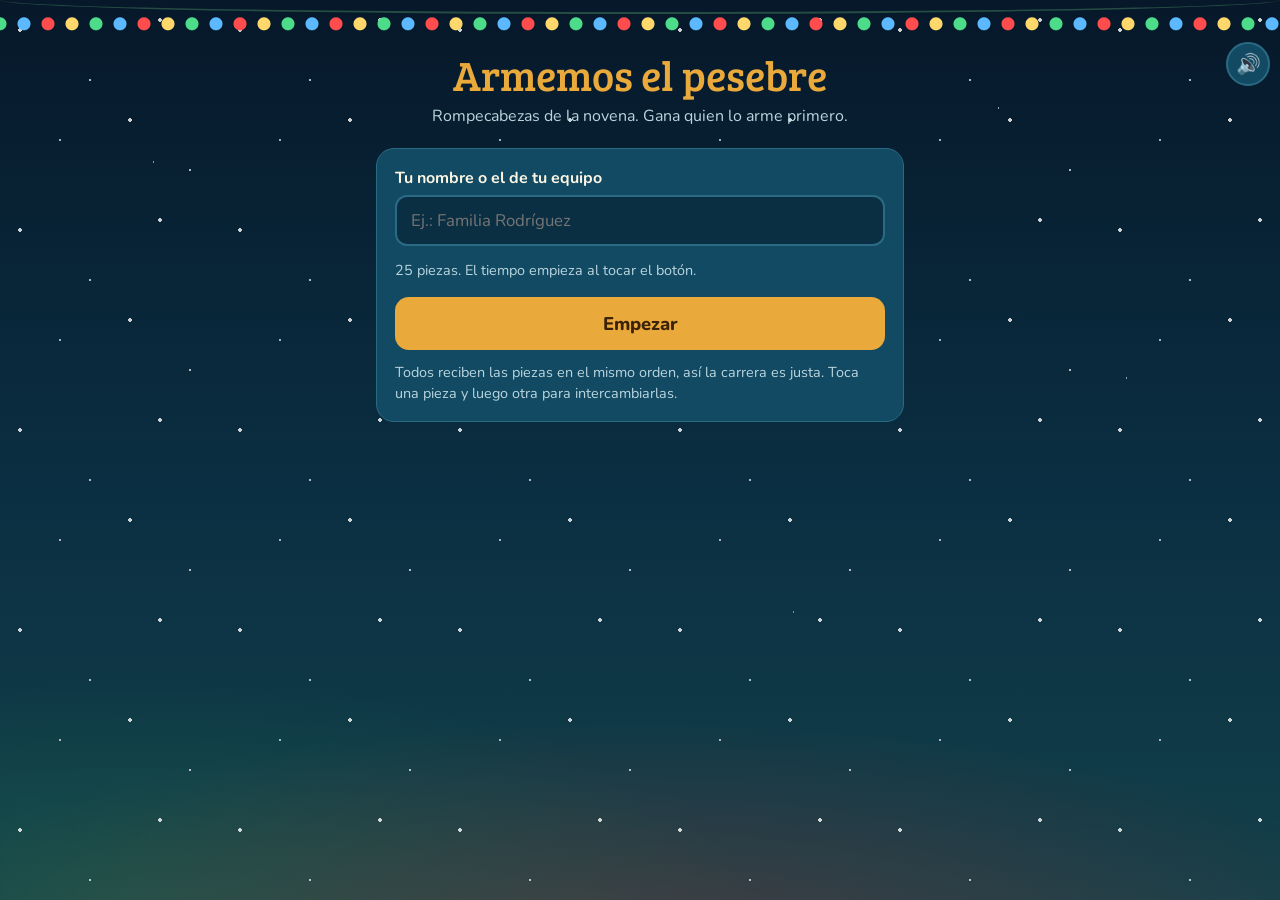
<file: rompecabezas.html>
<!DOCTYPE html>
<html lang="es">
<head>
<meta charset="utf-8">
<meta name="viewport" content="width=device-width, initial-scale=1, viewport-fit=cover">
<title>Rompecabezas del pesebre · Novena</title>
<link rel="preconnect" href="https://fonts.googleapis.com">
<link rel="preconnect" href="https://fonts.gstatic.com" crossorigin>
<link href="https://fonts.googleapis.com/css2?family=Bree+Serif&family=Nunito:wght@400;700;800&display=swap" rel="stylesheet">
<style>
:root{
  --noche:#0f3d55; --cielo:#1f6f8b; --paja:#e9a93b; --vela:#ffd86b; --barro:#8a4b1f;
  --fondo:#0b2f42; --texto:#fdf6e3; --suave:#b9d6de; --panel:#134a63; --linea:#2a6a85;
  color-scheme: dark;
  box-sizing:border-box; padding-top:env(safe-area-inset-top,0px); padding-bottom:env(safe-area-inset-bottom,0px);
}
:root[data-theme="light"]{ --fondo:#eaf4f6; --texto:#123444; --suave:#3d6577; --panel:#ffffff; --linea:#b8d3dc; color-scheme:light; }
@media (prefers-color-scheme: light){
  :root:not([data-theme="dark"]){ --fondo:#eaf4f6; --texto:#123444; --suave:#3d6577; --panel:#ffffff; --linea:#b8d3dc; color-scheme:light; }
}
:root[data-theme="dark"]{ --fondo:#0b2f42; --texto:#fdf6e3; --suave:#b9d6de; --panel:#134a63; --linea:#2a6a85; color-scheme:dark; }
*,*::before,*::after{box-sizing:border-box}
html,body{margin:0}
html{scroll-padding-top:env(safe-area-inset-top,0px)}
body{
  background:var(--fondo); color:var(--texto);
  font-family:"Nunito",system-ui,-apple-system,"Segoe UI",sans-serif;
  min-height:100vh;
  background-image:radial-gradient(circle at 15% 10%, rgba(255,216,107,.18) 0 2px, transparent 3px),
    radial-gradient(circle at 80% 18%, rgba(255,216,107,.22) 0 2px, transparent 3px),
    radial-gradient(circle at 60% 6%, rgba(255,255,255,.18) 0 1.5px, transparent 2.5px),
    radial-gradient(circle at 35% 22%, rgba(255,255,255,.15) 0 1.5px, transparent 2.5px);
}
main{max-width:560px;margin:0 auto;padding:20px 16px 40px}
h1{font-family:"Bree Serif",Georgia,serif;font-weight:400;font-size:clamp(1.9rem,7vw,2.6rem);line-height:1.1;margin:8px 0 6px;color:var(--paja);text-align:center}
.sub{text-align:center;color:var(--suave);margin:0 0 20px;line-height:1.5}
.panel{background:var(--panel);border:1px solid var(--linea);border-radius:18px;padding:18px}
label{display:block;font-weight:700;margin:0 0 6px}
input[type=text]{width:100%;font:inherit;font-size:1.05rem;padding:12px 14px;border-radius:12px;border:2px solid var(--linea);background:var(--fondo);color:var(--texto)}
input[type=text]:focus-visible{outline:3px solid var(--vela);outline-offset:2px}
.niveles{display:grid;grid-template-columns:repeat(3,1fr);gap:8px;margin:16px 0}
.nivel{font:inherit;padding:12px 6px;border-radius:12px;border:2px solid var(--linea);background:transparent;color:var(--texto);cursor:pointer;line-height:1.2}
.nivel b{display:block;font-size:1.05rem}
.nivel span{font-size:.85rem;color:var(--suave)}
.nivel[aria-pressed="true"]{border-color:var(--paja);background:rgba(233,169,59,.16)}
.nivel:focus-visible,.btn:focus-visible{outline:3px solid var(--vela);outline-offset:2px}
.btn{font:inherit;font-weight:800;font-size:1.15rem;width:100%;padding:14px;border:none;border-radius:14px;background:var(--paja);color:#3b2207;cursor:pointer}
.btn:active{transform:translateY(1px)}
.btn.sec{background:transparent;color:var(--texto);border:2px solid var(--linea);font-size:1rem;margin-top:10px}
.nota{font-size:.9rem;color:var(--suave);margin:12px 0 0;line-height:1.45}
.marcador{display:flex;justify-content:space-between;align-items:baseline;margin:0 2px 10px}
.reloj{font-family:"Bree Serif",Georgia,serif;font-size:2.2rem;color:var(--vela);font-variant-numeric:tabular-nums}
.datos{text-align:right;color:var(--suave);font-size:.95rem;line-height:1.35}
.datos strong{color:var(--texto)}
#tablero{display:grid;gap:2px;width:min(100%,520px);aspect-ratio:1;margin:0 auto;background:var(--linea);border-radius:14px;overflow:hidden;touch-action:manipulation;user-select:none;-webkit-user-select:none}
.pieza{border:none;padding:0;background-size:var(--bs) var(--bs);background-repeat:no-repeat;cursor:pointer;position:relative;transition:transform .12s ease}
.pieza.sel{outline:4px solid var(--vela);outline-offset:-4px;transform:scale(.94);z-index:2}
.pieza.ok{cursor:default}
.pieza.ok::after{content:"";position:absolute;inset:0;box-shadow:inset 0 0 0 2px rgba(255,216,107,.55)}
.pieza:focus-visible{outline:3px solid #fff;outline-offset:-3px}
.ayuda{text-align:center;color:var(--suave);font-size:.92rem;margin:12px 0 0}
.ver{display:flex;gap:10px;margin-top:14px}
.ver .btn{margin:0;font-size:.95rem;padding:11px}
#fin{text-align:center}
#fin img{width:100%;max-width:420px;border-radius:16px;display:block;margin:0 auto 16px}
.fin-titulo{font-family:"Bree Serif",Georgia,serif;font-size:clamp(1.8rem,7vw,2.4rem);color:var(--paja);margin:0}
.fin-nombre{font-size:1.25rem;font-weight:800;margin:6px 0 2px}
.fin-tiempo{font-family:"Bree Serif",Georgia,serif;font-size:3.2rem;color:var(--vela);margin:4px 0;font-variant-numeric:tabular-nums}
.fin-extra{color:var(--suave);margin:0 0 14px}
.sello{display:inline-block;border:2px dashed var(--paja);border-radius:12px;padding:8px 14px;font-size:.95rem;margin-bottom:16px}
.oculto{display:none!important}
.modal{position:fixed;inset:0;background:rgba(5,20,30,.85);display:flex;align-items:center;justify-content:center;padding:20px;z-index:20}
.modal img{max-width:min(92vw,520px);border-radius:14px}
@media (prefers-reduced-motion: reduce){.pieza{transition:none}}

.envio{font-size:.95rem;font-weight:700;margin:0 0 14px;color:var(--suave)}
.envio[data-estado="ok"]{color:#7fd69b}
.envio[data-estado="error"]{color:#ff9a7f}
.enlaces{display:flex;gap:10px;justify-content:center;flex-wrap:wrap;margin-top:14px}
.enlaces a{color:inherit;font-weight:700;text-decoration:underline;text-underline-offset:3px}
</style>
<link rel="stylesheet" href="fondo.css">
</head>
<body>
<div class="luces" aria-hidden="true"></div>
<main>
  <h1>Armemos el pesebre</h1>
  <p class="sub">Rompecabezas de la novena. Gana quien lo arme primero.</p>

  <section id="inicio" class="panel">
    <label for="nombre">Tu nombre o el de tu equipo</label>
    <input id="nombre" type="text" maxlength="40" placeholder="Ej.: Familia Rodríguez" autocomplete="off">
    <p class="nota" style="margin:14px 0 16px">25 piezas. El tiempo empieza al tocar el botón.</p>
    <button id="empezar" class="btn">Empezar</button>
    <p class="nota">Todos reciben las piezas en el mismo orden, así la carrera es justa. Toca una pieza y luego otra para intercambiarlas.</p>
  </section>

  <section id="juego" class="oculto">
    <div class="marcador">
      <div class="reloj" id="reloj" aria-live="off">00:00</div>
      <div class="datos"><strong id="quien"></strong><br><span id="movs">0 movimientos</span></div>
    </div>
    <div id="tablero" aria-label="Tablero del rompecabezas"></div>
    <p class="ayuda">Las piezas que ya están en su lugar quedan fijas con un borde dorado.</p>
    <div class="ver">
      <button id="verImg" class="btn sec">Ver la imagen</button>
      <button id="salir" class="btn sec">Salir</button>
    </div>
  </section>

  <section id="fin" class="panel oculto">
    <img id="finImg" alt="Pesebre completo">
    <p class="fin-titulo">¡Pesebre armado!</p>
    <p class="fin-nombre" id="finNombre"></p>
    <p class="fin-tiempo" id="finTiempo"></p>
    <p class="fin-extra" id="finExtra"></p>
    <p class="nota" style="margin-bottom:16px">¡Feliz Navidad! Que la alegría del pesebre llegue a tu casa.</p>
    <p class="envio" id="envio" aria-live="polite"></p>
    <button id="otra" class="btn">Jugar otra vez</button>
    <div class="enlaces"><a href="clasificacion.html">Ver la clasificación</a><a href="index.html">Volver a los juegos</a></div>
  </section>
</main>

<div id="modal" class="modal oculto" role="dialog" aria-label="Imagen completa"><img id="modalImg" alt="Imagen del pesebre"></div>

<script src="config.js"></script>
<script src="marcador.js"></script>
<script>
const IMG = "[data-uri]";
const $ = id => document.getElementById(id);
let N = 5, orden = [], sel = null, movs = 0, t0 = 0, tick = null, nombre = "";

document.querySelectorAll('.nivel').forEach(b => b.addEventListener('click', () => {
  document.querySelectorAll('.nivel').forEach(x => x.setAttribute('aria-pressed', 'false'));
  b.setAttribute('aria-pressed', 'true'); N = +b.dataset.n;
}));

function rng(seed){ return () => { seed |= 0; seed = seed + 0x6D2B79F5 | 0; let t = Math.imul(seed ^ seed >>> 15, 1 | seed); t = t + Math.imul(t ^ t >>> 7, 61 | t) ^ t; return ((t ^ t >>> 14) >>> 0) / 4294967296; }; }
function mezclar(n){
  const r = rng(2026 + n * 97), a = [...Array(n*n).keys()];
  for (let i = a.length - 1; i > 0; i--) { const j = Math.floor(r() * (i + 1)); [a[i], a[j]] = [a[j], a[i]]; }
  // ninguna pieza empieza en su lugar
  for (let i = 0; i < a.length; i++) if (a[i] === i) { const j = (i + 1) % a.length; [a[i], a[j]] = [a[j], a[i]]; }
  for (let i = 0; i < a.length; i++) if (a[i] === i) { const j = (i + a.length - 1) % a.length; [a[i], a[j]] = [a[j], a[i]]; }
  return a;
}
const fmt = ms => { const s = Math.floor(ms / 1000); return String(Math.floor(s / 60)).padStart(2, '0') + ':' + String(s % 60).padStart(2, '0'); };

function dibujar(){
  const tab = $('tablero');
  tab.style.gridTemplateColumns = `repeat(${N},1fr)`;
  tab.style.setProperty('--bs', (N * 100) + '%');
  tab.innerHTML = '';
  orden.forEach((p, pos) => {
    const b = document.createElement('button');
    b.className = 'pieza' + (p === pos ? ' ok' : '') + (sel === pos ? ' sel' : '');
    const x = p % N, y = Math.floor(p / N);
    b.style.backgroundImage = `url(${IMG})`;
    b.style.backgroundPosition = `${N > 1 ? x * 100 / (N - 1) : 0}% ${N > 1 ? y * 100 / (N - 1) : 0}%`;
    b.setAttribute('aria-label', p === pos ? 'Pieza en su lugar' : 'Pieza ' + (pos + 1));
    b.addEventListener('click', () => tocar(pos));
    tab.appendChild(b);
  });
}
function tocar(pos){
  if (orden[pos] === pos) return;
  if (sel === null) { sel = pos; dibujar(); return; }
  if (sel === pos) { sel = null; dibujar(); return; }
  [orden[sel], orden[pos]] = [orden[pos], orden[sel]];
  sel = null; movs++;
  $('movs').textContent = movs + (movs === 1 ? ' movimiento' : ' movimientos');
  dibujar();
  if (orden.every((p, i) => p === i)) terminar();
}
function empezar(){
  nombre = $('nombre').value.trim() || 'Jugador sin nombre';
  orden = mezclar(N); sel = null; movs = 0;
  $('quien').textContent = nombre; $('movs').textContent = '0 movimientos';
  $('inicio').classList.add('oculto'); $('fin').classList.add('oculto'); $('juego').classList.remove('oculto');
  dibujar();
  t0 = Date.now(); clearInterval(tick);
  tick = setInterval(() => $('reloj').textContent = fmt(Date.now() - t0), 250);
  $('reloj').textContent = '00:00';
}
function terminar(){
  clearInterval(tick);
  const ms = Date.now() - t0;
  const ahora = new Date();
  setTimeout(() => {
    $('juego').classList.add('oculto'); $('fin').classList.remove('oculto');
    $('finNombre').textContent = nombre;
    const seg = Math.round(ms / 100) / 10;
    $('finTiempo').textContent = NovenaMarcador.formatoTiempo(seg);
    NovenaMarcador.mostrar($('envio'), NovenaMarcador.enviar({juego:'rompecabezas', nombre, valor:seg, detalle:movs+' movimientos'}));
    $('finExtra').textContent = `${movs} movimientos · terminó a las ${ahora.toLocaleTimeString('es-CO',{hour:'2-digit',minute:'2-digit',second:'2-digit'})}`;
    window.scrollTo(0, 0);
  }, 350);
}
$('empezar').addEventListener('click', empezar);
$('otra').addEventListener('click', () => { $('fin').classList.add('oculto'); $('inicio').classList.remove('oculto'); });
$('salir').addEventListener('click', () => { if (confirm('¿Salir del juego? Se perderá tu tiempo.')) { clearInterval(tick); $('juego').classList.add('oculto'); $('inicio').classList.remove('oculto'); } });
$('verImg').addEventListener('click', () => $('modal').classList.remove('oculto'));
$('modal').addEventListener('click', () => $('modal').classList.add('oculto'));
$('finImg').src = IMG; $('modalImg').src = IMG;
try { const g = localStorage.getItem('pesebre-nombre'); if (g) $('nombre').value = g; } catch(e) {}
$('nombre').addEventListener('change', () => { try { localStorage.setItem('pesebre-nombre', $('nombre').value); } catch(e) {} });
</script>
<script src="musica.js" data-tema="silencio" defer></script>
</body>
</html>
</file>
<file: estilo.css>
:root{
  --oro:#f2c14e; --vela:#ffd86b;
  --fondo:#0b2f42; --texto:#fdf6e3; --suave:#b9d6de; --panel:#134a63; --linea:#2a6a85;
  --c-rompe:#3a9fc0; --c-natilla:#c9822e; --c-culebra:#d9483b;
  color-scheme:dark;
  box-sizing:border-box; padding-top:env(safe-area-inset-top,0px); padding-bottom:env(safe-area-inset-bottom,0px);
}
@media (prefers-color-scheme: light){
  :root:not([data-theme="dark"]){ --fondo:#eef3f4; --texto:#143246; --suave:#46677a; --panel:#ffffff; --linea:#c6d7de; --oro:#b77a12; color-scheme:light; }
}
:root[data-theme="light"]{ --fondo:#eef3f4; --texto:#143246; --suave:#46677a; --panel:#ffffff; --linea:#c6d7de; --oro:#b77a12; color-scheme:light; }
:root[data-theme="dark"]{ --fondo:#0b2f42; --texto:#fdf6e3; --suave:#b9d6de; --panel:#134a63; --linea:#2a6a85; --oro:#f2c14e; color-scheme:dark; }
*,*::before,*::after{box-sizing:border-box}
html,body{margin:0}
body{background:var(--fondo);color:var(--texto);font-family:"Nunito",system-ui,-apple-system,"Segoe UI",sans-serif;min-height:100vh;line-height:1.5}
main{max-width:560px;margin:0 auto;padding:24px 16px 48px}
h1{font-family:"Bree Serif",Georgia,serif;font-weight:400;font-size:clamp(2rem,8vw,2.8rem);line-height:1.1;margin:8px 0 8px;color:var(--oro);text-align:center}
.sub{text-align:center;color:var(--suave);margin:0 0 24px}
a{color:inherit}
a:focus-visible,button:focus-visible{outline:3px solid var(--vela);outline-offset:2px}
</file>
<file: fondo.css>
/* Fondo navideño: cielo de noche, nieve cayendo, estrellas y luces. Solo CSS. */
:root:root:root{
  --fondo:#0b2f42; --texto:#fdf6e3; --suave:#b9d6de; --panel:#134a63; --linea:#2a6a85; --oro:#f2c14e;
  color-scheme:dark;
}
html{background:#08202f}
html body{
  background:transparent !important;
  position:relative;
}
/* Cielo: degradado de noche, brillo cálido abajo y estrellas */
body::before{
  content:"";position:fixed;inset:0;z-index:-2;pointer-events:none;
  background:
    radial-gradient(1.5px 1.5px at 12% 18%,#fff8 50%,transparent 51%),
    radial-gradient(1.5px 1.5px at 78% 12%,#fff9 50%,transparent 51%),
    radial-gradient(1px 1px at 45% 30%,#fff7 50%,transparent 51%),
    radial-gradient(1.5px 1.5px at 88% 42%,#fff8 50%,transparent 51%),
    radial-gradient(1px 1px at 25% 55%,#fff6 50%,transparent 51%),
    radial-gradient(1.5px 1.5px at 62% 68%,#fff7 50%,transparent 51%),
    radial-gradient(ellipse 90% 40% at 50% 108%,#b8372f55,transparent 70%),
    radial-gradient(ellipse 70% 35% at 10% 100%,#1f7a4d55,transparent 70%),
    linear-gradient(180deg,#06182a 0%,#0b2f42 55%,#12404a 100%);
}
/* Nieve: tres capas con distinto tamaño y velocidad */
body::after{
  content:"";position:fixed;left:0;right:0;top:-200px;bottom:0;will-change:transform;z-index:-1;pointer-events:none;
  background-image:
    radial-gradient(3px 3px at 20px 30px,#fff 60%,transparent 62%),
    radial-gradient(2px 2px at 90px 80px,#fffd 60%,transparent 62%),
    radial-gradient(3px 3px at 160px 20px,#fff 60%,transparent 62%),
    radial-gradient(2px 2px at 60px 140px,#fffc 60%,transparent 62%),
    radial-gradient(3px 3px at 130px 120px,#fff 60%,transparent 62%),
    radial-gradient(2px 2px at 190px 170px,#fffd 60%,transparent 62%);
  background-size:220px 200px;
  animation:nieve 14s linear infinite;
  opacity:.8;
}
@keyframes nieve{to{transform:translate3d(-40px,200px,0)}}
/* Luces navideñas arriba (decorativas, no tapan el contenido) */
.luces{
  position:absolute;top:0;left:0;right:0;height:34px;z-index:0;pointer-events:none;overflow:hidden;
  background:
    radial-gradient(circle at 50% 70%,#ff4d4d 0 6px,transparent 7px) 0 0/96px 34px repeat-x,
    radial-gradient(circle at 50% 70%,#ffd86b 0 6px,transparent 7px) 24px 0/96px 34px repeat-x,
    radial-gradient(circle at 50% 70%,#4ddc8a 0 6px,transparent 7px) 48px 0/96px 34px repeat-x,
    radial-gradient(circle at 50% 70%,#5cb8ff 0 6px,transparent 7px) 72px 0/96px 34px repeat-x;
}
.luces::before{ /* cable */
  content:"";position:absolute;left:0;right:0;top:0;height:14px;
  border-bottom:2px solid #2d5a49;border-radius:0 0 50% 50% / 0 0 100% 100%;
  opacity:.8;
}
@keyframes titilar{from{opacity:.6}to{opacity:1}}
main{position:relative;z-index:1;padding-top:44px}
@media (prefers-reduced-motion:reduce){
  body::after,.luces{animation:none}
}

/* Celular: en los juegos, deslizar hacia abajo no recarga la página */
html:has(#lienzo), body:has(#lienzo){overscroll-behavior:contain}
/* Celulares de poca altura: los juegos caben sin scroll */
@media (max-height:720px){
  main{padding-top:38px}
  body:has(#lienzo) .sub{display:none}
  body:has(.cruceta) #lienzo{max-width:min(100%,calc(100dvh - 300px))}
}
</file>
